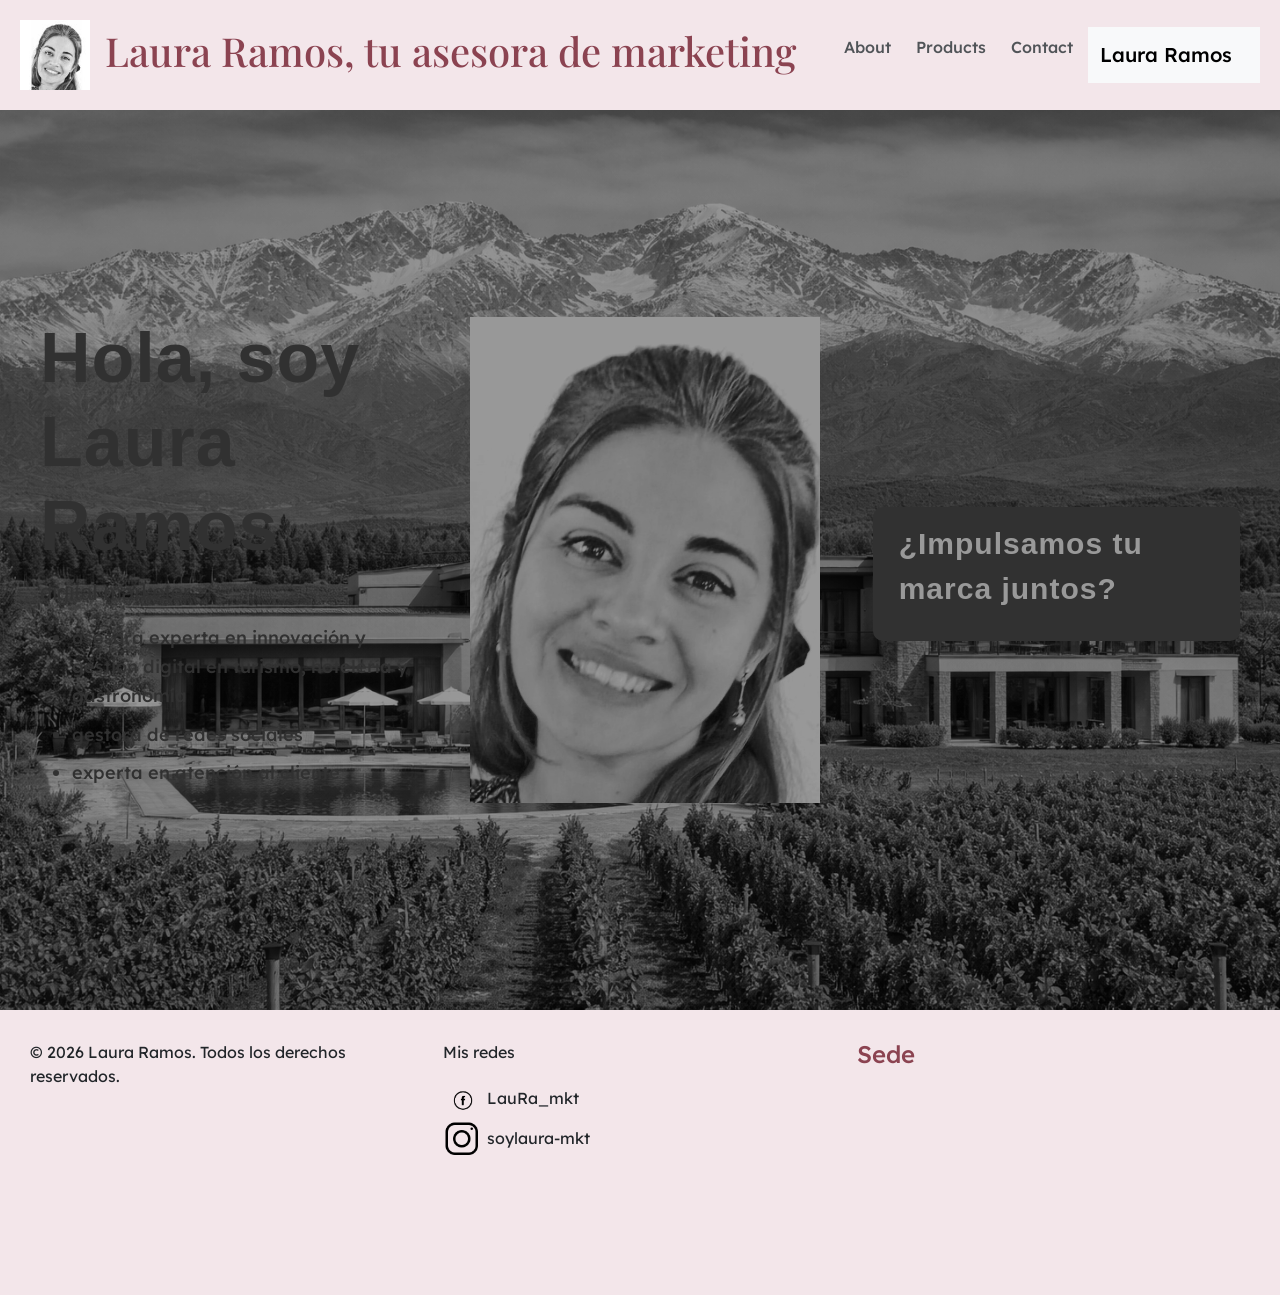
<file: index.html>
<!DOCTYPE html>
<html lang="en">
<head>
    <meta charset="UTF-8">
    <meta name="viewport" content="width=device-width, initial-scale=1.0">
    <link href="https://cdn.jsdelivr.net/npm/bootstrap@5.3.2/dist/css/bootstrap.min.css" rel="stylesheet">
    <title>Laura Ramos</title>
    
    <link rel="preconnect" href="https://fonts.googleapis.com">
    <link rel="preconnect" href="https://fonts.gstatic.com" crossorigin>
    
    <link href="https://fonts.googleapis.com/css2?family=Lato:ital,wght@0,100;0,300;0,400;0,700;0,900;1,100;1,300;1,400;1,700;1,900&family=Lexend:wght@100..900&family=Montserrat:ital,wght@0,100..900;1,100..900&display=swap" rel="stylesheet">

    <link href="https://fonts.googleapis.com/css2?family=Playfair+Display:wght@400;700&display=swap" rel="stylesheet">
    <link rel="stylesheet" href="./css/style.css">
</head>
<body>
    <header>
        <img src="img/mi-foto-128.jpg" alt="mi-foto-logo">
        <h1>Laura Ramos, tu asesora de marketing</h1>
        <nav>
            <ul>
                <li><a href="pages/about.html">About</a></li>
                <li><a href="pages/contact.html">Products</a></li>
                <li><a href="pages/products.html">Contact</a></li>
            </ul> 
        </nav> 
        <nav class="navbar navbar-expand-lg bg-light">
            <div class="container">
                <a class="navbar-brand" href="#">Laura Ramos</a>
            </div>
        </nav>    

    </header>
    
    <main>
         <div class="intro">
            <div class="intro-texto">
                <h2>Hola, soy Laura Ramos</h2>
                <h3>digital marketer</h3>
                <ul>
                    <li> asesora experta en innovación y gestión digital en turismo, hotelería y gastronomía</li>
                    <li> gestora de redes sociales</li>
                    <li> experta en atención al cliente</li>
                </ul>
            </div>
            <div class="intro-img">
                <img src="img/foto-lau-byn.jpg" alt="retrato-laura">
            </div>
         </div>
        <div class="enganche">
            <p>¿Impulsamos tu marca juntos?</p>
        </div>
               
             
        
    </main>
    
    
    <footer>

   <div class="footer-col">
      <p>© 2026 Laura Ramos. Todos los derechos reservados.</p>
   </div>

   <div class="footer-col redes">
      <p>Mis redes</p>

      <div class="red-face">
         <img class="logo" src="img/face-logo.png" alt="logo-facebook">
         <span>LauRa_mkt</span>
      </div>

      <div class="red-insta">
         <img class="logo" src="img/icons-instagram-64.png" alt="logo-insta">
         <span>soylaura-mkt</span>
      </div>
   </div>

   <div class="footer-col">
      <h4>Sede</h4>
        <iframe src="https://www.google.com/maps/embed?pb=!1m18!1m12!1m3!1d3268.889176097797!2d-67.68641412424311!3d-34.98444057282022!2m3!1f0!2f0!3f0!3m2!1i1024!2i768!4f13.1!3m3!1m2!1s0x9678174736912e2b%3A0x6cc3b433f2209af9!2sSalvador%20Calafat%20557%2C%20M5620%20Gral.%20Alvear%2C%20Mendoza!5e0!3m2!1ses!2sar!4v1769228580807!5m2!1ses!2sar" width="600" height="450" style="border:0;" allowfullscreen="" loading="lazy" referrerpolicy="no-referrer-when-downgrade"></iframe>
   </div>

</footer>
</body>
</html>
</file>
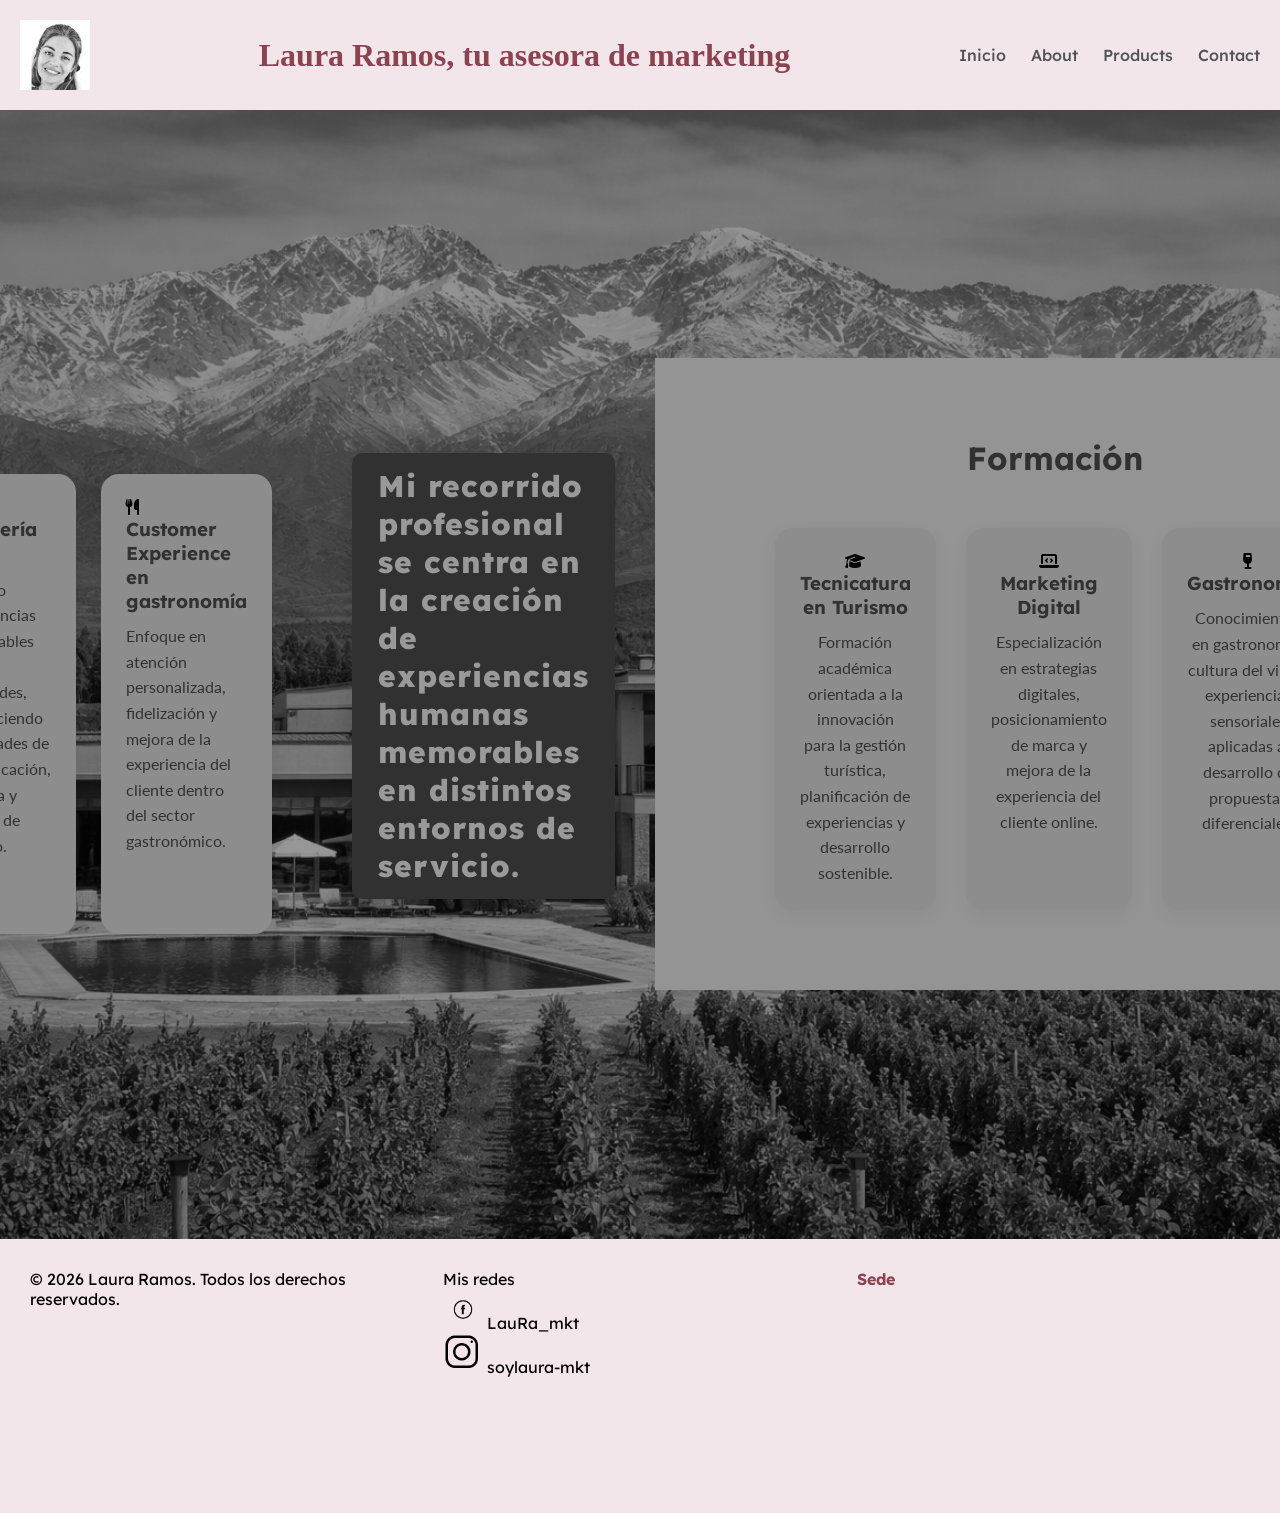
<file: pages/about.html>
<!DOCTYPE html>
<html lang="en">
<head>
    <meta charset="UTF-8">
    <meta name="viewport" content="width=device-width, initial-scale=1.0">
    <title>Laura Ramos - Sobre mí</title>
    <link rel="stylesheet" href="../css/style.css">
    <link rel="preconnect" href="https://fonts.googleapis.com">
    <link rel="preconnect" href="https://fonts.gstatic.com" crossorigin>

    <link href="https://fonts.googleapis.com/css2?family=Lato:ital,wght@0,100;0,300;0,400;0,700;0,900;1,100;1,300;1,400;1,700;1,900&family=Lexend:wght@100..900&family=Montserrat:ital,wght@0,100..900;1,100..900&display=swap" rel="stylesheet">
    <link rel="stylesheet" href="https://cdnjs.cloudflare.com/ajax/libs/font-awesome/6.5.0/css/all.min.css">
</head>
<body>
    <header>
        <img src="../img/mi-foto-128.jpg" alt="mi-foto-logo">
        <h1>Laura Ramos, tu asesora de marketing</h1>
        <nav>
            <ul>
                <li><a href="../index.html">Inicio</a></li>
                <li><a href="about.html">About</a></li>
                <li><a href="products.html">Products</a></li>
                <li><a href="contact.html">Contact</a></li>
            </ul>
        </nav>
    </header>
    <main>
        
       <section class="about-me">

          <div class="about-text">
            <h1>Sobre mí</h1>

            <p>
            Mi camino profesional comenzó en el mundo turístico y aeronáutico, donde desarrollé
            <span class="destacar">habilidades clave en atención al cliente, gestión de experiencias y trabajo
            en entornos dinámicos</span> . Hoy combino esa experiencia con el marketing digital
            para ayudar a marcas turísticas a crear conexiones reales con sus clientes.                        
            </p>

          </div>

          <div class="about-img">
            <img src="../img/plane.jpg" alt="Experiencia aeronáutica Laura Ramos">
          </div>                    
            

        </section>

        <section class="about-experiencia">

            <h2>Mi experiencia</h2>

            <div class="experiencia-grid">

                 <div class="card-exp">
                    <div class="icon-exp">
                        <i class="fa-solid fa-plane"></i>
                    </div>
                    <h3>Aeronáutica</h3>
                    <p>
                        Experiencia en entorno aeroportuario desarrollando atención al pasajero,
                        resolución de imprevistos, trabajo bajo presión y gestión de experiencias
                        en contextos dinámicos.
                    </p>
                </div>

                <div class="card-exp">
                    <div class="icon-exp">
                        <i class="fa-solid fa-hotel"></i>
                    </div>
                    <h3>Hotelería</h3>
                    <p>
                        5 años creando experiencias memorables para huéspedes, fortaleciendo
                        habilidades de comunicación, empatía y calidad de servicio.
                    </p>
                </div>

                <div class="card-exp">
                    <div class="icon-exp">
                        <i class="fa-solid fa-utensils"></i>
                    </div>
                    <h3>Customer Experience en gastronomía</h3>
                    <p>
                        Enfoque en atención personalizada, fidelización y mejora de la experiencia
                        del cliente dentro del sector gastronómico.
                    </p>
                </div>

            </div>

        </section>

        <p class="exp-intro">
            Mi recorrido profesional se centra en la creación de experiencias humanas
            memorables en distintos entornos de servicio.
        </p>

        <section class="about-formacion">

            <h2>Formación</h2>

                <div class="formacion-grid">

                    <div class="card-exp">
                        <div class="icon-exp">
                            <i class="fa-solid fa-graduation-cap"></i>
                        </div>
                        <h3>Tecnicatura en Turismo</h3>
                        <p>Formación académica orientada a la innovación para la gestión turística, planificación de experiencias y desarrollo sostenible.</p>
                    </div>

                    <div class="card-exp">
                         <div class="icon-exp">
                            <i class="fa-solid fa-laptop-code"></i>
                        </div>
                        <h3>Marketing Digital</h3>
                        <p>Especialización en estrategias digitales, posicionamiento de marca y mejora de la experiencia del cliente online.</p>
                    </div>

                    <div class="card-exp">
                        <div class="icon-exp">
                            <i class="fa-solid fa-wine-glass"></i>
                        </div>
                    <h3>Gastronomía</h3>
                    <p>Conocimientos en gastronomía, cultura del vino y experiencias sensoriales aplicadas al desarrollo de propuestas diferenciales.</p>
                        </div>

                 </div>

        </section>


        <section class="about-formadores">

    <h2>Mis formadores</h2>
    <p class="formadores-intro">
        Instituciones que marcaron mi <span class="destacar">desarrollo profesional</span> y visión estratégica. 
    </p>

    <div class="formadores-grid">

        <div class="card-formador">
            <img src="../img/logo-ceoe.png" alt="CEOE">
            <div class="info-formador">
                <h3>CEOE</h3>
                <p>La Confederación Española de Organizaciones Empresariales</p>
            </div>
        </div>

        <div class="card-formador">
            <img src="../img/logo-telefonica.png" alt="Telefónica">
            <div class="info-formador">
                <h3>Telefónica Educación Digital</h3>
                <p>Programa de formación digital impulsado por Fundación Telefónica</p>
            </div>
        </div>

        <div class="card-formador">
            <img src="../img/logo-utn.png" alt="UTN FRM">
            <div class="info-formador">
                <h3>UTN FRM</h3>
                <p>Universidad Tecnológica Nacional - Facultad Regional Mendoza</p>
            </div>
        </div>

    </div>

</section>
<section class="about-cta">
    <h2>¡Impulsemos proyectos con estrategia y experiencia real!</h2>
    <a href="contact.html" class="btn-cta">Contactarme</a>
</section>

<section class="cta-about">
    <div class="cta-content">

        

    </div>
</section>
    </main>

    <footer>

   <div class="footer-col">
      <p>© 2026 Laura Ramos. Todos los derechos reservados.</p>
   </div>

   <div class="footer-col redes">
      <p>Mis redes</p>

      <div class="red-face">
         <img class="logo" src="../img/face-logo.png" alt="logo-facebook">
         <span>LauRa_mkt</span>
      </div>

      <div class="red-insta">
         <img class="logo" src="../img/icons-instagram-64.png" alt="logo-insta">
         <span>soylaura-mkt</span>
      </div>
   </div>

   <div class="footer-col">
      <h4>Sede</h4>
        <iframe src="https://www.google.com/maps/embed?pb=!1m18!1m12!1m3!1d3268.889176097797!2d-67.68641412424311!3d-34.98444057282022!2m3!1f0!2f0!3f0!3m2!1i1024!2i768!4f13.1!3m3!1m2!1s0x9678174736912e2b%3A0x6cc3b433f2209af9!2sSalvador%20Calafat%20557%2C%20M5620%20Gral.%20Alvear%2C%20Mendoza!5e0!3m2!1ses!2sar!4v1769228580807!5m2!1ses!2sar" width="600" height="450" style="border:0;" allowfullscreen="" loading="lazy" referrerpolicy="no-referrer-when-downgrade"></iframe>
   </div>

    </footer>

</body>
</html>
</file>
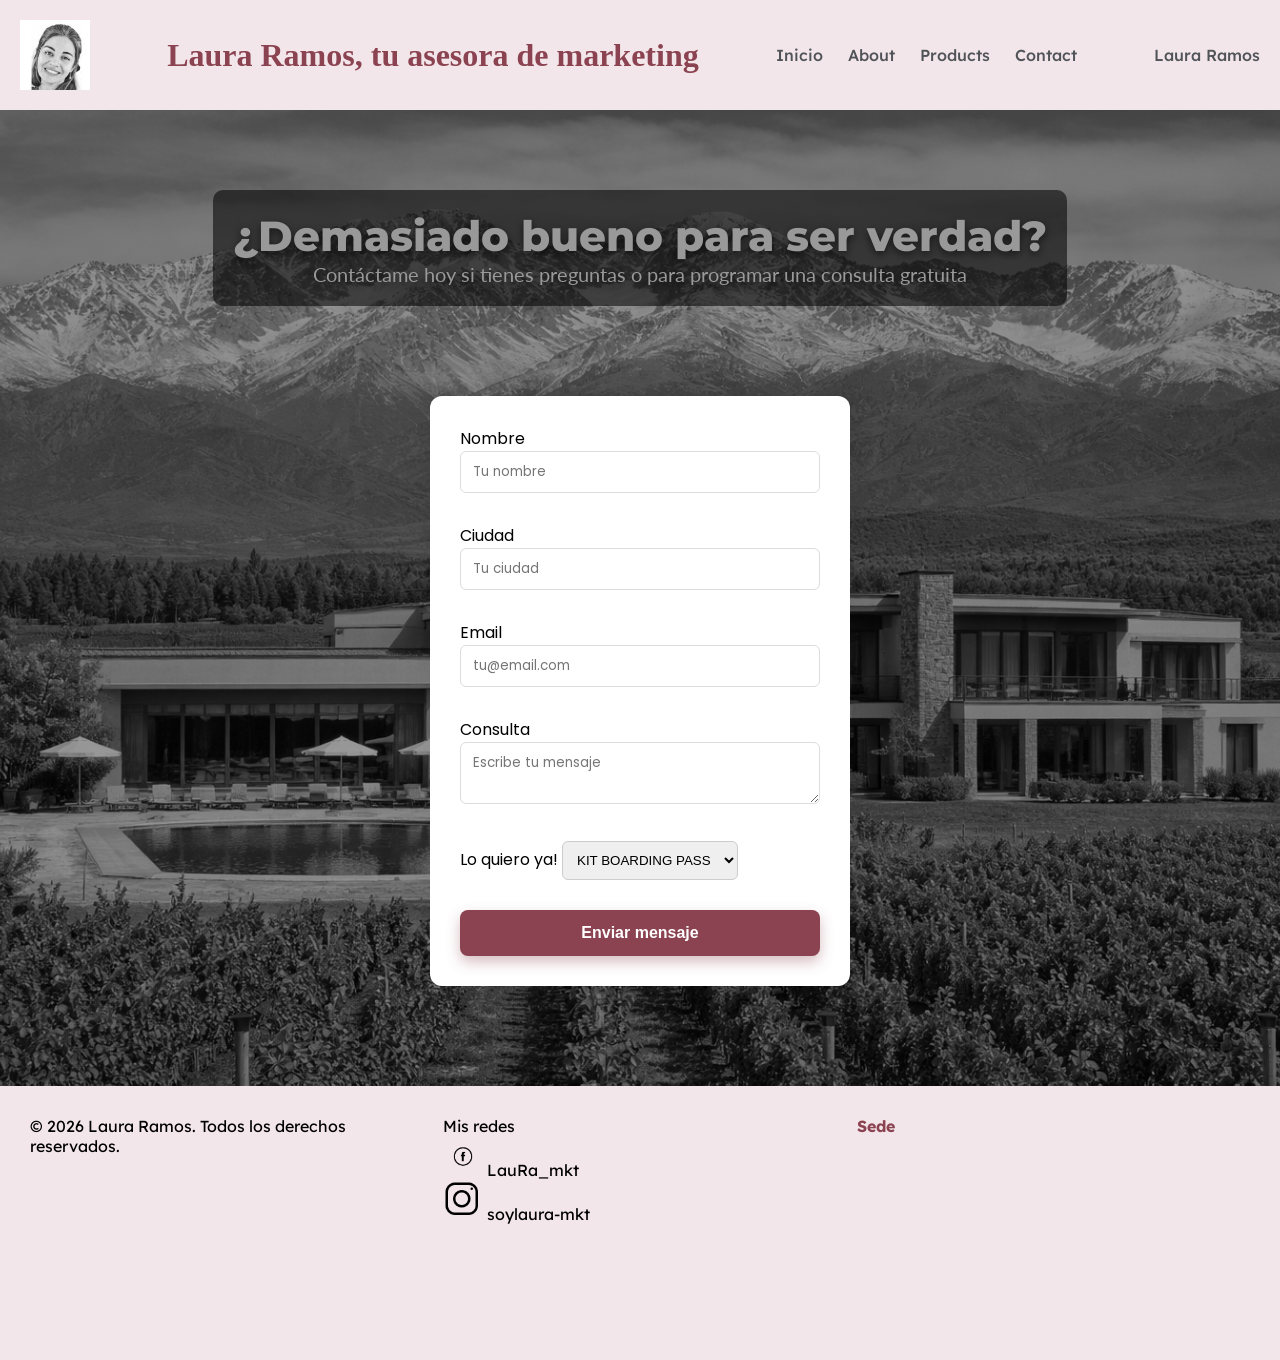
<file: pages/contact.html>
<!DOCTYPE html>
<html lang="en">
<head>
    <meta charset="UTF-8">
    <meta name="viewport" content="width=device-width, initial-scale=1.0">
    <title>contact</title>
    <link rel="stylesheet" href="../css/style.css">
    <link rel="preconnect" href="https://fonts.googleapis.com">
    <link rel="preconnect" href="https://fonts.gstatic.com" crossorigin>

    <link href="https://fonts.googleapis.com/css2?family=Lato:ital,wght@0,100;0,300;0,400;0,700;0,900;1,100;1,300;1,400;1,700;1,900&family=Lexend:wght@100..900&family=Montserrat:ital,wght@0,100..900;1,100..900&display=swap" rel="stylesheet">
    <link href="https://fonts.googleapis.com/css2?family=Poppins:wght@400;500;600&display=swap" rel="stylesheet">
</head>
<body>
    <header>
        <img src="../img/mi-foto-128.jpg" alt="mi-foto-logo">
        <h1>Laura Ramos, tu asesora de marketing</h1>
        <nav>
            <ul>
                <li><a href="../index.html">Inicio</a></li>
                <li><a href="about.html">About</a></li>
                <li><a href="products.html">Products</a></li>
                <li><a href="contact.html">Contact</a></li>
            </ul>
        </nav>
        <nav class="navbar navbar-expand-lg navbar-light bg-light">
            <div class="container">
                <a class="navbar-brand" href="#">Laura Ramos</a>
            </div>
        </nav>
    </header>
    <main>
       <div class="container text-center mt-5">

        <div class="titulo-contacto">
            <h1>¿Demasiado bueno para ser verdad?</h1>
             <p>Contáctame hoy si tienes preguntas o para programar una consulta gratuita</p>
        </div>

        <div class="form-card">
            <form>

                <div class="mb-3">
                <label>Nombre</label>
                <input type="text" placeholder="Tu nombre">
                </div>

                <div class="mb-3">
                <label>Ciudad</label>
                <input type="text" placeholder="Tu ciudad">
                </div>    

                <div class="mb-3">
                <label>Email</label>
                <input type="email" placeholder="tu@email.com">
                </div>

                <div class="mb-3">
                <label>Consulta</label>
                <textarea placeholder="Escribe tu mensaje"></textarea>
                </div>

                <div class="mb-3">
                <label for="kit" class="form-label">Lo quiero ya!</label>
                    <select name="kit" id="kit" class="form-select">
                        <option value="boarding">KIT BOARDING PASS</option>
                        <option value="first">KIT FIRST CLASS</option>
                    </select>
                </div>
                <div class="text-center"></div>
                <button type="submit">Enviar mensaje</button>

            </form>
        </div>
    
    </main>
    
    <footer>
        <div class="footer-col">
            <p>© 2026 Laura Ramos. Todos los derechos reservados.</p>
            </div>

            <div class="footer-col redes">
             <p>Mis redes</p>

            <div class="red-face">
                <img class="logo" src="../img/face-logo.png" alt="logo-facebook">
                <span>LauRa_mkt</span>
            </div>

            <div class="red-insta">
                <img class="logo" src="../img/icons-instagram-64.png" alt="logo-insta">
                <span>soylaura-mkt</span>
            </div>
            </div>

            <div class="footer-col">
            <h4>Sede</h4>
            <iframe src="https://www.google.com/maps/embed?pb=!1m18!1m12!1m3!1d3268.889176097797!2d-67.68641412424311!3d-34.98444057282022!2m3!1f0!2f0!3f0!3m2!1i1024!2i768!4f13.1!3m3!1m2!1s0x9678174736912e2b%3A0x6cc3b433f2209af9!2sSalvador%20Calafat%20557%2C%20M5620%20Gral.%20Alvear%2C%20Mendoza!5e0!3m2!1ses!2sar!4v1769228580807!5m2!1ses!2sar" width="600" height="450" style="border:0;" allowfullscreen="" loading="lazy" referrerpolicy="no-referrer-when-downgrade"></iframe>
        </div>

    </footer>
    
    
</body>
</html>
</file>
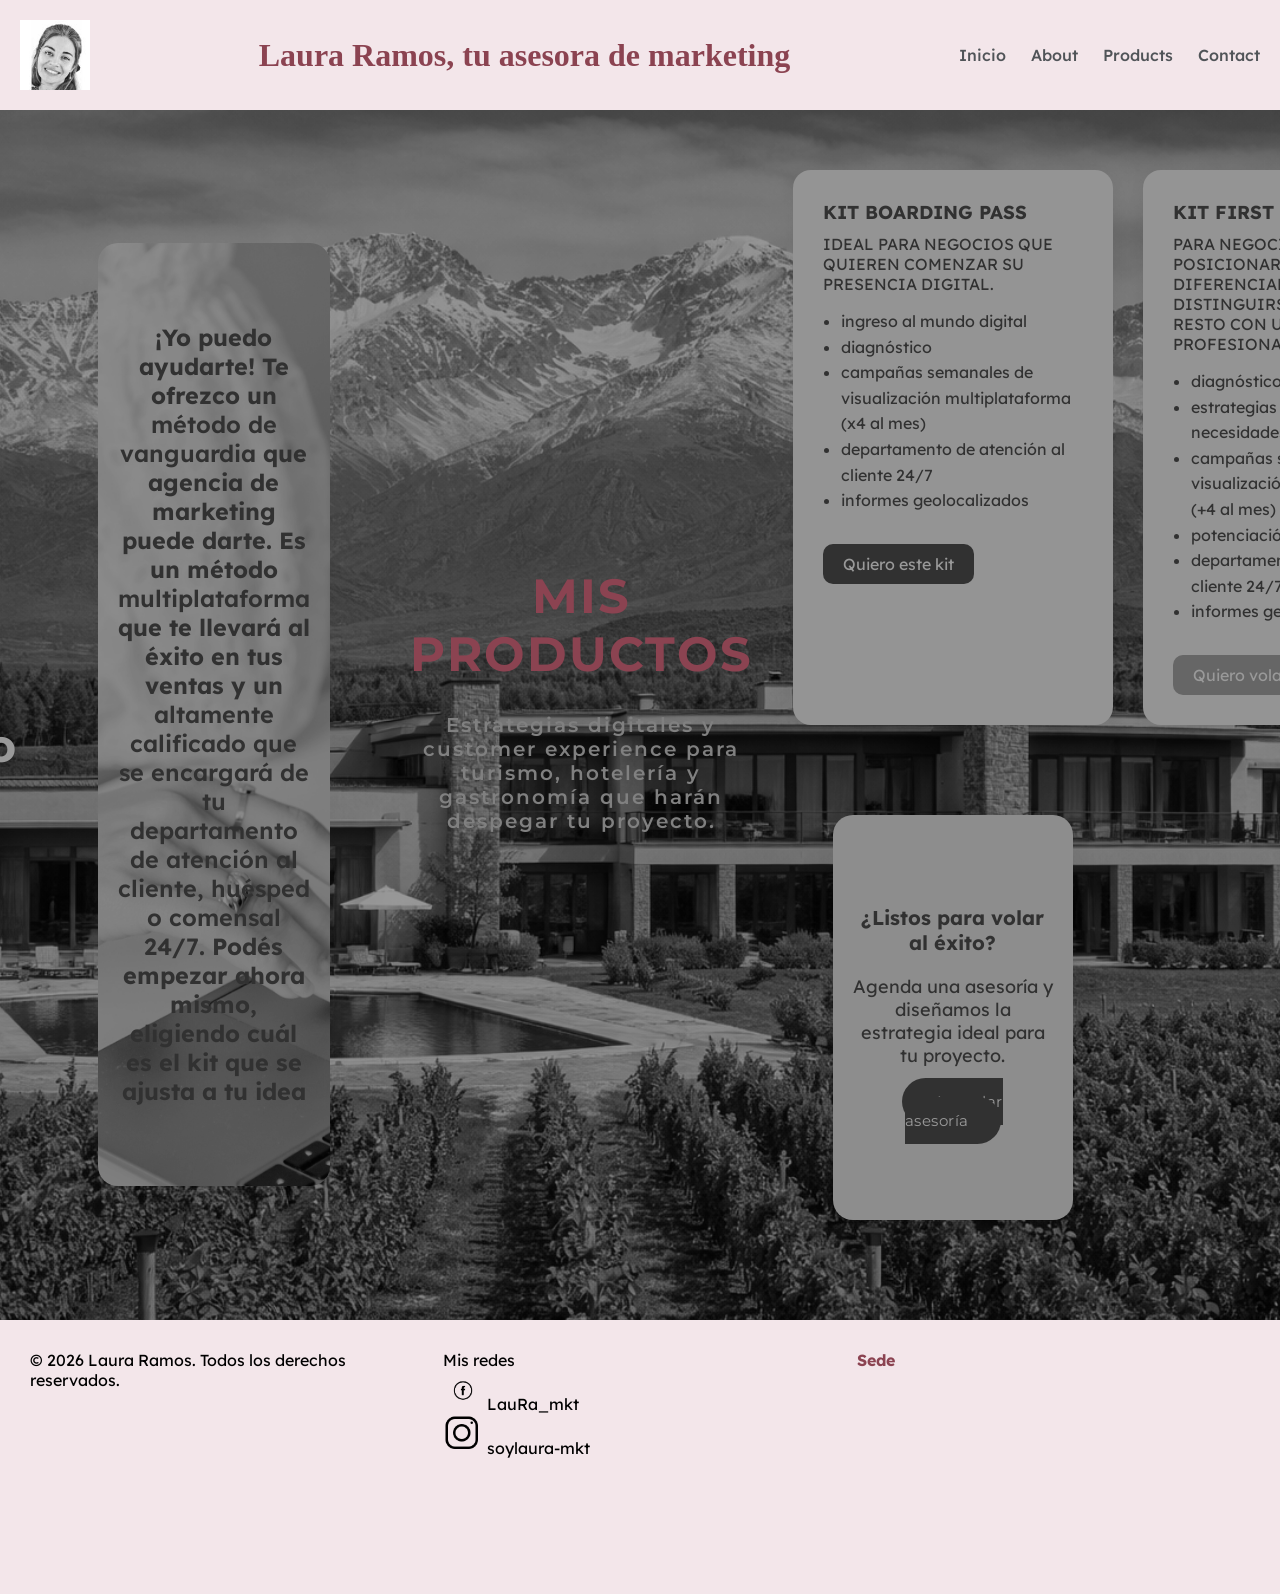
<file: pages/products.html>
<!DOCTYPE html>
<html lang="en">
<head>
    <meta charset="UTF-8">
    <meta name="viewport" content="width=device-width, initial-scale=1.0">
    <title>Laura Ramos - Mis servicios</title>
    <link rel="stylesheet" href="../css/style.css">
    <link rel="preconnect" href="https://fonts.googleapis.com">
    <link rel="preconnect" href="https://fonts.gstatic.com" crossorigin>

    <link href="https://fonts.googleapis.com/css2?family=Lato:ital,wght@0,100;0,300;0,400;0,700;0,900;1,100;1,300;1,400;1,700;1,900&family=Lexend:wght@100..900&family=Montserrat:ital,wght@0,100..900;1,100..900&display=swap" rel="stylesheet">
</head>
<body>
    <header>
        <img src="../img/mi-foto-128.jpg" alt="mi-foto-logo">
        <h1>Laura Ramos, tu asesora de marketing</h1>
        <nav>
            <ul>
                <li><a href="../index.html">Inicio</a></li>
                <li><a href="about.html">About</a></li>
                <li><a href="products.html">Products</a></li>
                <li><a href="contact.html">Contact</a></li>
            </ul>
        </nav>
    </header>
    <main>
        <div class="metodo-title">
            <h2>El método</h2>
        </div>
        
        
        <section class="metodo">

            <h3>¡Yo puedo ayudarte! Te ofrezco un <span class="destacar">método de vanguardia</span> que agencia de marketing puede darte. Es un método <span class="destacar">multiplataforma</span> que te llevará al éxito en tus ventas y un <span class="destacar">altamente calificado que se encargará de tu departamento de atención al cliente, huésped o comensal 24/7</span>. Podés empezar ahora mismo, eligiendo cuál es el kit que se ajusta a tu idea </h3>
                        
        </section>
        
        <div class="intro-products">
            <h2>Mis productos</h2> 
            <p class="intro-products">
                Estrategias digitales y customer experience para turismo, hotelería y gastronomía que harán despegar tu proyecto.
            </p> 

        </div>        
        
        <div class="products">

            <div class="card">
                <h3>KIT BOARDING PASS</h3>
                <p class="card-desc">Ideal para negocios que quieren comenzar su presencia digital.</p>

                    <ul>
                        <li>ingreso al mundo digital</li>
                        <li>diagnóstico</li>
                        <li>campañas semanales de visualización multiplataforma (x4 al mes)</li>
                        <li>departamento de atención al cliente 24/7</li>
                        <li>informes geolocalizados</li>
                    </ul>
                    <a href="contact.html" class="card-btn">Quiero este kit</a>
            </div>

            <div class="card">
                <h3>KIT FIRST CLASS</h3>
                <p class="card-desc">
                    Para negocios que quieren posicionarse primeros, diferenciarse y distinguirse por sobre el resto con una estrategia profesional.
                </p>
                    <ul>
                        <li>diagnóstico</li>
                        <li>estrategias integrales para las necesidades de tu proyecto</li>
                        <li>campañas semanales de visualización multiplataforma (+4 al mes)</li>
                        <li>potenciación de ventas</li>
                        <li>departamento de atención al cliente 24/7</li>
                        <li>informes geolocalizados</li>
                    </ul>
                    <a href="contact.html" class="card-btn premium-btn">Quiero volar en First Class</a>
            </div>
            <section class="products-cta">
                <h2>¿Listos para volar al éxito?</h2>
                <p>Agenda una asesoría y diseñamos la estrategia ideal para tu proyecto.</p>
                <a href="contact.html" class="cta-btn">Agendar asesoría</a>
            </section>

        </div>
    </main>

    <footer>

        <div class="footer-col">
            <p>© 2026 Laura Ramos. Todos los derechos reservados.</p>
        </div>

        <div class="footer-col redes">
            <p>Mis redes</p>

        <div class="red-face">
            <img class="logo" src="../img/face-logo.png" alt="logo-facebook">
             <span>LauRa_mkt</span>
        </div>

        <div class="red-insta">
            <img class="logo" src="../img/icons-instagram-64.png" alt="logo-insta">
            <span>soylaura-mkt</span>
        </div>
        </div>

        <div class="footer-col">
            <h4>Sede</h4>
             <iframe src="https://www.google.com/maps/embed?pb=!1m18!1m12!1m3!1d3268.889176097797!2d-67.68641412424311!3d-34.98444057282022!2m3!1f0!2f0!3f0!3m2!1i1024!2i768!4f13.1!3m3!1m2!1s0x9678174736912e2b%3A0x6cc3b433f2209af9!2sSalvador%20Calafat%20557%2C%20M5620%20Gral.%20Alvear%2C%20Mendoza!5e0!3m2!1ses!2sar!4v1769228580807!5m2!1ses!2sar" width="600" height="450" style="border:0;" allowfullscreen="" loading="lazy" referrerpolicy="no-referrer-when-downgrade"></iframe>
    </div>

</footer>
    
</body>
</html>
</file>
<file: css/style.css>
/* RESET */
*{
    margin:0;
    padding:0;
    box-sizing:border-box;
}

/*HEADER */

header{
    background:#f3e6ea;
    padding:20px;

    display:flex;
    align-items:center;
    justify-content:space-between;
}

header img{
    width:70px;
}

header h1{
    font-family:'Playfair Display',serif;
    color:#8b4351;
}

header ul{
    list-style:none;
    display:flex;
    gap:25px;
}
header nav a{
    font-family: 'Lexend', sans-serif;
    font-weight:500;
}

header a{
    text-decoration:none;
    color:#505458;
    font-weight:600;
}

/* MAIN INDEX GRID */

main{
    background:#e4dcef;
    padding:40px;

    display:grid;
    gap:40px;
    align-items:center;
}



.intro{
    display:flex;
    align-items:center;
    justify-content:space-between;
    gap:40px;
}

.intro-texto{
    flex:1;
    
}
.intro-texto h2{
    color:#8b4351;
    font-size:70px;
    font-weight:700;
    letter-spacing:1px;
}

.intro-texto h3,
.intro-texto ul{
    color:#505458;
}
.intro-texto h2{
    margin-bottom:12px;
}

.intro-texto h3{
    margin-bottom:18px;
    font-size:22px;
}

.intro-texto ul{
    margin-top:10px;
    font-size:18px;
    font-family: 'Lexend', sans-serif;
    font-weight:500;
    line-height:1.6;
}


.intro-texto li{
    margin-bottom:10px;
}
.intro-texto p{
    font-family:'Playfair Display',serif;
    color:#8b4351;
   
    
}

.intro-img{
    flex:1;
    text-align:center;
}

.intro-img img{
    width:100%;
    max-width:350px;
}
.enganche{
    display:inline-block;
    font-size:30px;
    font-weight:800;
    background:#8b4351;
    color:white;
    padding:14px 26px;
    border-radius:10px;
    margin-top:28px;
    letter-spacing:1px;
    box-shadow:0 8px 18px rgba(0,0,0,0.15);
    
    transition:0.3s;
}


/* ABOUT  */
.about-me{
    display:flex;
    align-items:center;
    justify-content:space-between;
    gap:50px;
    padding:60px;
    background:#f4e8eb;
    border-radius:20px;
    margin:40px;
    box-shadow:0 8px 25px rgba(0,0,0,0.05);
}

.about-text{
    flex:1;
}
.about-text h1{
    font-family:'Lexend', sans-serif;
    font-size:52px;
    color:#8b4351;
    margin-bottom:15px;
    letter-spacing:1px;
}

.about-text p{
    font-family:'Lexend', sans-serif;
    font-size:18px;
    line-height:1.7;
    color:#505458;
    max-width:520px;
}
.destacar{
    color:#8b4351;
    font-weight:600;
}

.about-img{
    flex:1;
    display:flex;
    justify-content:center;
}

.about-img img{
    width:320px;
    border-radius:20px;
    box-shadow:0 10px 25px rgba(0,0,0,0.15);
}
.about-experiencia{
    margin:60px 40px;
}

.about-experiencia h2{
    font-family:'Lexend', sans-serif;
    color:#8b4351;
    margin-bottom:30px;
}
.experiencia-grid{
    display:grid;
    grid-template-columns:repeat(3,1fr);
    gap:25px;
}
.card-exp{
    background:#f4e8eb;
    padding:25px;
    border-radius:18px;
    box-shadow:0 6px 18px rgba(0,0,0,0.05);
    transition:transform .25s ease, box-shadow .25s ease;
}

.card-exp h3{
    font-family:'Lexend', sans-serif;
    color:#8b4351;
    margin-bottom:10px;
}

.card-exp p{
    font-family:'Lato', sans-serif;
    color:#505458;
    line-height:1.6;
}


.exp-intro{
    font-family:'Lexend', sans-serif;
    color:#505458;
    margin-bottom:25px;
}
.exp-intro{
    display:inline-block;
    font-size:30px;
    font-weight:800;
    background:#8b4351;
    color:white;
    padding:14px 26px;
    border-radius:10px;
    margin-top:28px;
    letter-spacing:1px;
    box-shadow:0 8px 18px rgba(0,0,0,0.15);
    
    transition:0.3s;
}
.about-formacion{
 padding:80px 10%;
    background:#faf6f8;
    text-align:center;
}

.about-formacion h2{
    font-family:'Lexend', sans-serif;
    font-size:32px;
    margin-bottom:50px;
    color:#8b4351;
}

.formacion-grid{
    display:grid;
    grid-template-columns: repeat(3, 1fr);
    gap:30px;
}

.about-formadores{
    padding:80px 10%;
    background:#ffffff;
}

.about-formadores h2{
    font-family:'Lexend', sans-serif;
    color:#8b4351;
    margin-bottom:40px;
    text-align:center;
}
.formadores-intro{
    font-family:'Lexend', sans-serif;
    font-size:18px;
    color:#505458;
    text-align:center;
    max-width:600px;
    margin:0 auto 35px;
    line-height:1.6;
    opacity:.9;
}

.formadores-grid{
    display:grid;
    gap:25px;
}
.card-formador{
    display:flex;
    align-items:center;
    gap:25px;
    background:#faf6f8;
    padding:20px;
    border-radius:15px;
    box-shadow:0 6px 18px rgba(0,0,0,0.05);
}
.card-formador img{
    width:90px;
    height:70px;
    object-fit:contain;
    background:white;
    padding:8px;
    border-radius:10px;
}
.info-formador h3{
    font-family:'Lexend', sans-serif;
    color:#8b4351;
    margin-bottom:5px;
}

.info-formador p{
    font-family:'Lato', sans-serif;
    color:#505458;
}
.about-cta{
    text-align:center;
    padding:80px 20px;
    background:#f4e8eb;
    border-radius:20px;
    margin:60px 40px;
}

.about-cta h2{
    font-family:'Lexend', sans-serif;
    color:#8b4351;
    margin-bottom:20px;
}

.btn-cta{
    background:#8b4351;
    color:white;
    padding:12px 28px;
    border-radius:25px;
    text-decoration:none;
    font-family:'Lexend', sans-serif;
}


/* PRODUCTS */


.products{
    display:grid;
    grid-template-columns:1fr 1fr;
    gap:30px;
    margin-top:20px;
}

.kits{
    display:flex;
    justify-content:center;
    gap:40px;
    margin:60px 40px;
    flex-wrap:wrap;
}

.card{
    background:#faf6f8;
    padding:30px;
    border-radius:18px;
    width:320px;
    box-shadow:0 6px 18px rgba(0,0,0,0.05);
    transition:.3s;
}

.card h3{
    font-family:'Lexend', sans-serif;
    color:#8b4351;
    margin-bottom:10px;
}

.card ul{
    margin:15px 0;
    padding-left:18px;
    line-height:1.6;
    color:#505458;
    font-family:'Lexend', sans-serif;
}
.card-desc{
    color:#505458;
    font-family:'Lexend', sans-serif;
    text-transform:uppercase;
}

.boarding{
    border:1px solid #eadde2;
}

.first-class{
    border:2px solid #d4a373;
    background:linear-gradient(135deg,#faf6f8,#f3e6ea);
    transform:scale(1.05);
}

.card-btn{
    display:inline-block;
    margin-top:15px;
    padding:10px 20px;
    border-radius:10px;
    text-decoration:none;
    background:#8b4351;
    color:white;
    font-family:'Lexend', sans-serif;
}

.premium-btn{
    background:#d4a373;
    color:white;
}


.metodo{
    background-image:url("../img/faceless-foto.png");
    background-size:cover;
    background-position:center;
    background-repeat:no-repeat;
    padding:80px 20px;
    border-radius:20px;
    margin:60px 40px;
    color:#8b4351;
    text-align:center;
    font-family:'Lexend', sans-serif;
    font-size:20px;
}

.metodo-title h2{
    font-family:'Montserrat', sans-serif;
    font-size:46px;
    font-weight:700;
    margin:20px 0 15px;
    letter-spacing:2px;
    color:white;
    text-shadow:0 4px 15px rgba(0,0,0,0.35);
}
.intro-products h2{
    font-family:'Montserrat', sans-serif;
    font-size:48px;
    font-weight:700;
    letter-spacing:2px;
    text-align:center;
    color:#8b4351;
    margin-bottom:30px;
    text-transform:uppercase;
    position:relative;
}
.intro-products p{
    font-family:'Montserrat', sans-serif;
    font-size:20px;
    font-weight:600;
    letter-spacing:2px;
    text-align:center;
    color:grey;
    margin-bottom:30px;
    
    position:relative;
}
.products-cta{
    text-align:center;
    padding:90px 20px;
    background:#f4e8eb;
    border-radius:20px;
    margin:60px 40px;
    box-shadow:0 10px 30px rgba(0,0,0,0.05);
}

.products-cta h2{
    font-family:'Lexend', sans-serif;
    font-size: 20px;
    color:#8b4351;
    margin-bottom:20px;
}
.products-cta p{
    font-family:'Lexend', sans-serif;
    font-size:18px;
    color:#6b4b55;
    margin-bottom:25px;
}
.cta-btn{
    background:#8b4351;
    color:white;
    padding:14px 32px;
    border-radius:30px;
    text-decoration:none;
    font-family:'Montserrat', sans-serif;
    font-size:15px;
    letter-spacing:.5px;
    transition:.3s;
}


/* CONTACT FORM */

form{
    display:flex;
    flex-direction:column;
    gap:15px;
    max-width:400px;
}

input, textarea, select{
    padding:10px;
    border-radius:6px;
    border:1px solid #ccc;
}
.form-contacto{
    box-shadow: 0px 4px 10px rgba(0,0,0,0.2);
}
.titulo-contacto{
    text-align: center;
    margin-top: 40px;
    margin-bottom: 30px;
}

.titulo-contacto h1{
  font-family: "Montserrat", sans-serif;
  font-weight: 800;
  font-size: 42px;
  color: #ffffff;
}

.titulo-contacto p{
  font-family: "Lato", sans-serif;
  font-size: 20px;
  color: #ffffff;
}

.titulo-contacto h1,
.titulo-contacto p{
  color:white;
  text-shadow:0 3px 8px rgba(0,0,0,0.6);
}
.titulo-contacto{
    text-align:center;
    margin-top:40px;
    margin-bottom:30px;

    background:rgba(0,0,0,0.55);
    padding:20px;
    border-radius:10px;
    display:inline-block;
}.titulo-contacto h1{
    color:white;
}

.titulo-contacto p{
    color:white;
}
body{
  background:#f5f7fb;
  font-family:'Poppins', sans-serif;
}

/* Card */
.form-card{
  max-width:420px;
  margin:60px auto;
  padding:30px;

  background:white;
  border-radius:12px;

  box-shadow:0 10px 30px rgba(0,0,0,0.08);
}

/* titulo */
.form-card h2{
  margin-bottom:20px;
  font-weight:600;
}

/* inputs */
.form-card input,
.form-card textarea{
  width:100%;
  padding:10px 12px;
  margin-bottom:15px;

  border:1px solid #ddd;
  border-radius:6px;

  font-family:'Poppins', sans-serif;
}

/* boton */
.form-card button{
  width:100%;
  padding:14px;

  font-size:16px;
  font-weight:600;

  background:#8b4351;
  color:white;

  border:none;
  border-radius:8px;

  cursor:pointer;
  transition:all .2s ease;

  box-shadow:0 6px 14px rgba(139,67,81,0.35);
}

.form-card button:hover{
  background:#74323f;
  transform:translateY(-1px);
  box-shadow:0 8px 18px rgba(139,67,81,0.45);
}
main{
  min-height:100vh;

    background-image:url("../img/htl-mdz.png");
    background-size:cover;
    background-position:center;
    background-repeat:no-repeat;

    display:flex;
    justify-content:center;
    align-items:center;

    position:relative;
}

/* capa blanco y negro + oscurecer un poco */
main::before{
  content:"";
  position:absolute;
  inset:0;

  background:rgba(0,0,0,0.4);
  backdrop-filter:grayscale(100%);
}

/* para que el formulario quede encima */
.form-card{
  position:relative;
  z-index:1;
}

/* FOOTER GRID */

footer{
    background:#f3e6ea;
    padding:30px;
    

    display:grid;
    grid-template-columns:1fr 1fr 1fr;
    gap:20px;
    align-items:start;
}
footer{
    font-family:'Lexend', sans-serif;
}

.logo{
    width:40px;
}
.red{
    display:flex;
    align-items:center;
    gap:10px;
    margin-top:10px;
}

footer iframe{
    width:100%;
    height:180px;
    border-radius:8px;
}
.footer-col h4{
    color:#8b4351;
    margin-bottom:10px;
}
/* MOBILE */

@media (max-width:768px){

    header{
        flex-direction:column;
        gap:15px;
        text-align:center;
    }

    header ul{
        flex-direction:column;
    }

    main{
        grid-template-columns:1fr;
        text-align:center;
    }

    .intro-texto h2{
        font-size:28px;
    }

    .intro-texto h3{
        font-size:20px;
    }

    .intro-texto ul{
        font-size:17px;
    }


    .about-text h1{
        font-size:32px;
    }

    .about-text p{
        font-size:16px;
    }

    .about-me{
        margin:20px;
        padding:40px 20px;
    }

    .products{
        grid-template-columns:1fr;
    }


    footer{
        grid-template-columns:1fr;
        text-align:center;
    }

    .red{
        justify-content:center;
    }

    .intro-texto h2{
        font-size:28px;
    }

    .intro-texto h3{
        font-size:20px;
    }

    .intro-texto ul{
        font-size:17px;
    }

    .enganche{
        font-size:24px;
        padding:12px 20px;
    }

    .about-me{
        flex-direction:column;
        text-align:center;
        padding:40px 20px;
    }

    .about-img img{
        width:260px;
    }

    .experiencia-grid{
        grid-template-columns:1fr;
    }

    .about-experiencia{
        margin:40px 20px;
        text-align:center;
    }

    .formacion-grid{
        grid-template-columns:1fr;
    }

    .about-formacion{
        padding:50px 20px;
    }

    .card-formador{
        flex-direction:column;
        text-align:center;
    }

    .formadores-intro{
        font-size:16px;
        padding:0 15px;
    }

    .kits{
        margin:40px 20px;
        gap:25px;
    }

    .first-class{
        transform:none;
    }

    .card{
        width:100%;
    }
    main{
    padding:40px 20px;
}

.titulo-contacto{
    width:100%;
    padding:15px;
    margin-bottom:20px;
}

.titulo-contacto h1{
    font-size:28px;
}

.titulo-contacto p{
    font-size:16px;
}

.form-card{
    width:100%;
    max-width:100%;
    margin:20px auto;
    padding:25px;
}

.form{
    width:100%;
}

.input,
.textarea,
.select{
    font-size:14px;
}

.button{
    font-size:16px;
    padding:14px;
}

}
</file>
